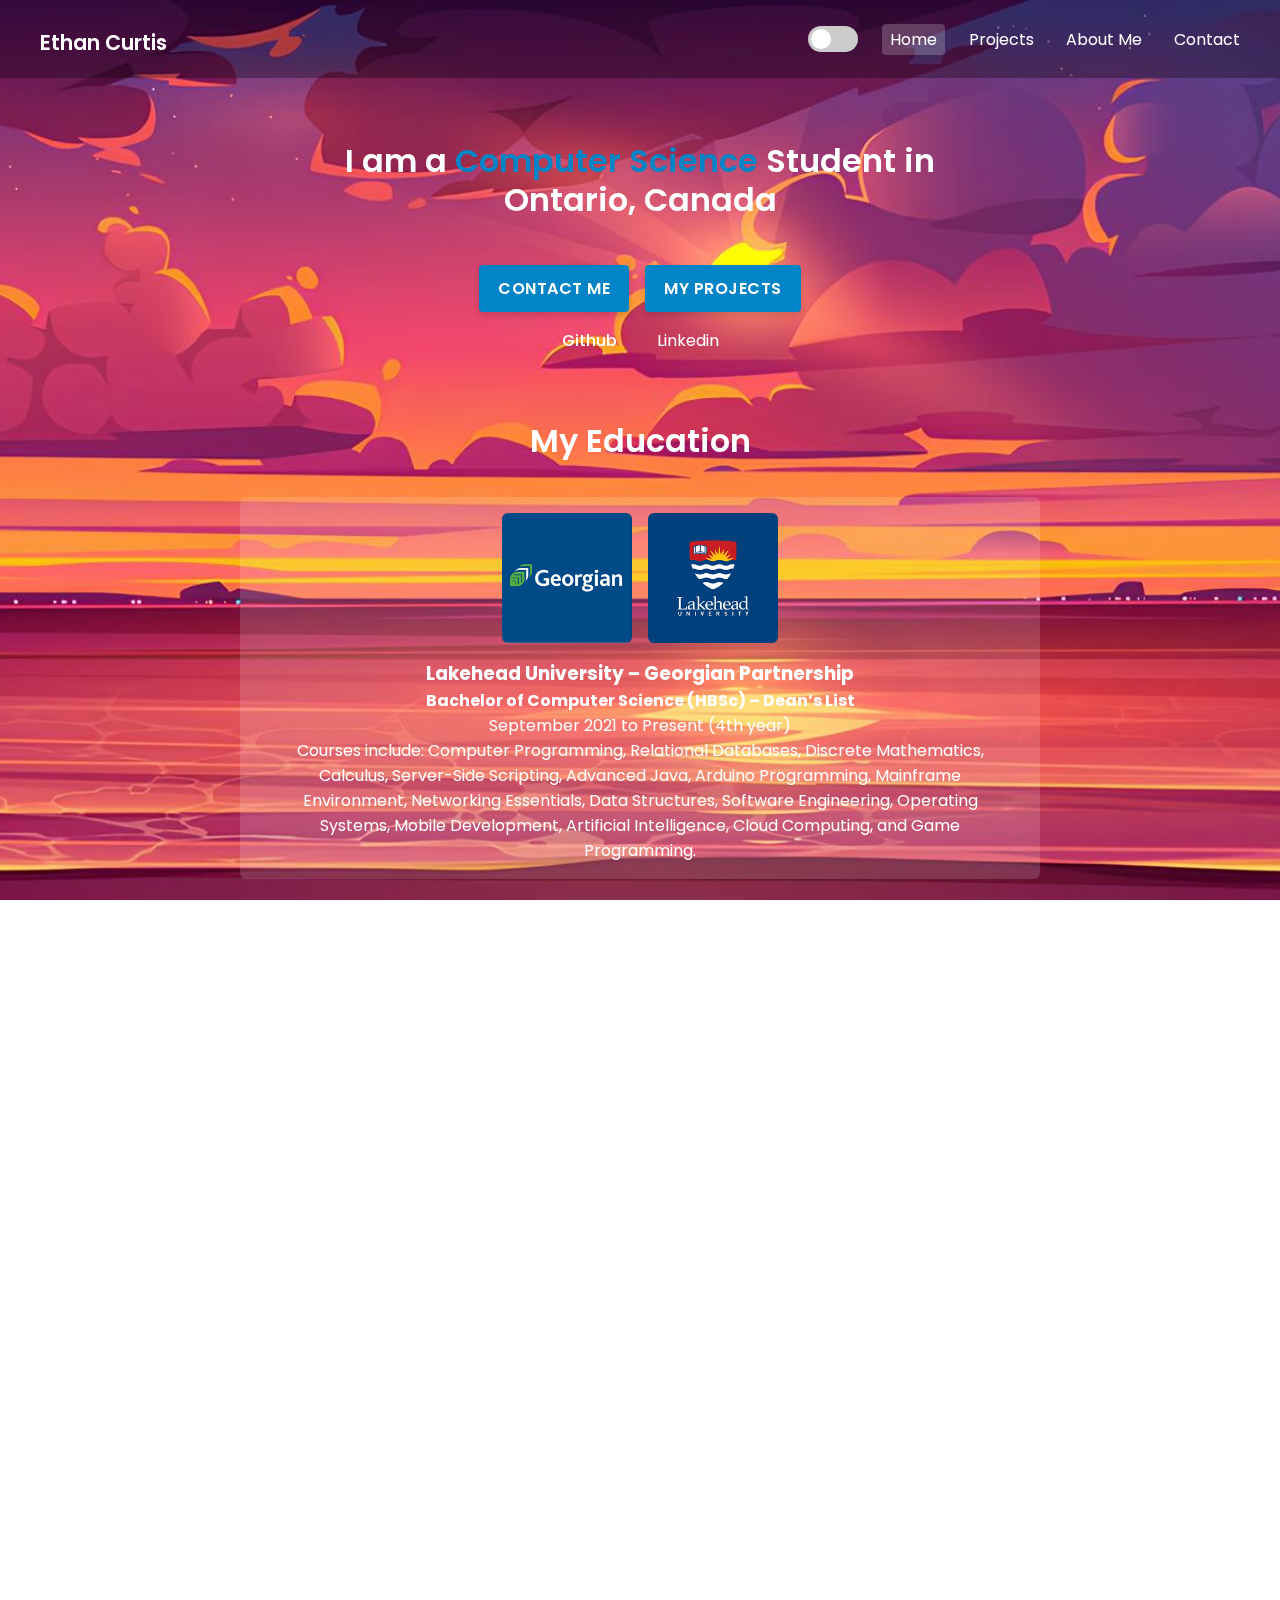
<file: index.html>
<!DOCTYPE html>
<html lang="en">
<head>
  <meta charset="UTF-8" />
  <meta name="viewport" content="width=device-width, initial-scale=1.0"/>
  <title>Ethan Curtis - Home</title>

  <!-- Google Fonts: Poppins -->
  <link
    href="https://fonts.googleapis.com/css2?family=Poppins:wght@400;600&display=swap"
    rel="stylesheet"
  />
  <link rel="stylesheet" href="css/style.css" />
</head>
<body>
  <!-- BACKGROUND LAYERS -->
  <!-- Each .bg-layer is position: absolute. We'll do negative translate for parallax. -->
  <div class="bg-layer sunrise-bg"></div>
  <div class="bg-layer sunset-bg"></div>

  <main class="content-wrapper">
    <!-- NAVBAR -->
    <nav class="navbar">
      <div class="brand">
        <a href="index.html" class="btn">Ethan Curtis</a>
      </div>
      <div class="nav-right">
        <!-- THEME TOGGLE SWITCH -->
        <label class="switch">
          <input type="checkbox" id="theme-toggle">
          <span class="slider round"></span>
        </label>
        <ul class="nav-links">
          <li><a href="index.html" class="active">Home</a></li>
          <li><a href="projects.html">Projects</a></li>
          <li><a href="aboutme.html">About Me</a></li>
          <li><a href="contact.html">Contact</a></li>
        </ul>
      </div>
    </nav>

    <!-- HERO SECTION -->
    <header class="hero">
      <div class="hero-content">
        <!-- No "I want to work for you" line -->
        <h1 class="hero-heading">
          I am a <span class="highlight">Computer Science</span> Student in Ontario, Canada
        </h1>
        <div class="hero-buttons">
          <a href="contact.html" class="btn">Contact Me</a>
          <a href="projects.html" class="btn">My Projects</a>
        </div>
        <div class="hero-text-links">
          <a
            href="https://github.com/UltraSpeedDemon"
            target="_blank"
            rel="noopener noreferrer"
          >
          <!-- <img
              src="images/githubImage.png"
              alt="GitHub Logo"
              class="github-logo"
            /> -->
            Github
          </a>
          <a
            href="https://www.linkedin.com/in/ethan-curtis-07004622b/"
            target="_blank"
            rel="noopener noreferrer"
          >
          <!-- <img
              src="images/linkedInLogo.png"
              alt="Linkedin Logo"
              class="linkedin-logo"
            /> -->
          </a>
          Linkedin
        </div>
      </div>
    </header>

    <!-- EDUCATION -->
    <section class="education">
      <h2>My Education</h2>
      <div class="edu-container">
        <!-- Lakehead & Georgian -->
        <div class="edu-item column-layout">
          <div class="edu-images row-center">
            <img src="images/georgian_logo.png" alt="Georgian College Logo" />
            <img src="images/lakehead_logo.png" alt="Lakehead University Logo" />
          </div>
          <div class="edu-details">
            <h3>Lakehead University – Georgian Partnership</h3>
            <p><strong>Bachelor of Computer Science (HBSc) – Dean’s List</strong></p>
            <p>September 2021 to Present (4th year)</p>
            <p>
              Courses include: Computer Programming, Relational Databases,
              Discrete Mathematics, Calculus, Server-Side Scripting, Advanced Java,
              Arduino Programming, Mainframe Environment, Networking Essentials,
              Data Structures, Software Engineering, Operating Systems,
              Mobile Development, Artificial Intelligence, Cloud Computing,
              and Game Programming.
            </p>
          </div>
        </div>

        <!-- St. Peter’s -->
        <div class="edu-item column-layout">
          <div class="edu-images single-image">
            <img src="images/stpeters.jpg" alt="St. Peter’s Catholic Secondary School Logo" />
          </div>
          <div class="edu-details">
            <h3>St. Peter’s Catholic Secondary School, Barrie ON</h3>
            <p><strong>Graduated — Honour Roll</strong></p>
            <p>September 2017 to June 2021</p>
            <p>
              Honour Roll Student, All Academic Student, graduated with an Ontario
              Scholar Award and a Scholarship.
            </p>
          </div>
        </div>
      </div>
    </section>

    <!-- RESUME SECTION -->
    <section class="resume-section">
      <div class="resume-card">
        <h2>View My Current Resume</h2>
        <!-- Extra spacing between text & the button -->
        <p style="margin-bottom:1rem;">
          Want more details about my experience and skills? Check out my updated resume.
        </p>
        <a href="resume/Resume.pdf" class="btn" target="_blank">Open Resume (PDF)</a>
      </div>
    </section>

    <!-- COURSES SECTION -->
    <section class="courses-section">
      <!-- CHANGED TITLE TO "Computer Courses I've Taken" -->
      <h2>Computer Courses I’ve Taken</h2>
      <div class="course-cards">
        <div class="course-card">Web Development</div>
        <div class="course-card">Computer Programming</div>
        <div class="course-card">Relational Database</div>
        <div class="course-card">Discrete Mathematics</div>
        <div class="course-card">Calculus</div>
        <div class="course-card">Server-Side Scripting</div>
        <div class="course-card">Advanced Java</div>
        <div class="course-card">Arduino Programming</div>
        <div class="course-card">Mainframe Environment</div>
        <div class="course-card">Networking Essentials</div>
        <div class="course-card">Data Structures</div>
        <div class="course-card">Software Engineering</div>
        <div class="course-card">Operating Systems</div>
        <div class="course-card">Mobile Development</div>
        <div class="course-card">Artificial Intelligence</div>
        <div class="course-card">Cloud Computing</div>
        <div class="course-card">Web Health Informatics</div>
        <div class="course-card">Cryptography & Network Security</div>
        <div class="course-card">Algorithms</div>
        <div class="course-card">Computer Networks & Distributes</div>
        <div class="course-card">Game Programming</div>
      </div>
    </section>
  </main>

  <!-- FOOTER -->
  <footer class="footer">
    <p>© 2025 Ethan Curtis</p>
  </footer>

  <!-- THEME & PARALLAX SCRIPT -->
  <script>
    const bodyEl = document.body;
    const toggleCheckbox = document.getElementById("theme-toggle");
    
    // Check saved mode
    const savedMode = localStorage.getItem("themeMode");
    if (savedMode === "sunset") {
      bodyEl.classList.add("sunset-mode");
      toggleCheckbox.checked = true;
    } else {
      bodyEl.classList.remove("sunset-mode");
      toggleCheckbox.checked = false;
    }

    // Toggle theme
    toggleCheckbox.addEventListener("change", () => {
      if (toggleCheckbox.checked) {
        bodyEl.classList.add("sunset-mode");
        localStorage.setItem("themeMode", "sunset");
      } else {
        bodyEl.classList.remove("sunset-mode");
        localStorage.setItem("themeMode", "sunrise");
      }
    });

    // PARALLAX: background moves upward
    const sunriseBg = document.querySelector(".sunrise-bg");
    const sunsetBg = document.querySelector(".sunset-bg");
    window.addEventListener("scroll", () => {
      const offset = window.pageYOffset;
      const factor = 0.2; // adjust for more or less movement
      // Negative translate => background moves up while scrolling down
      sunriseBg.style.transform = `translateY(-${offset * factor}px)`;
      sunsetBg.style.transform = `translateY(-${offset * factor}px)`;
    });
  </script>
</body>
</html>
</file>
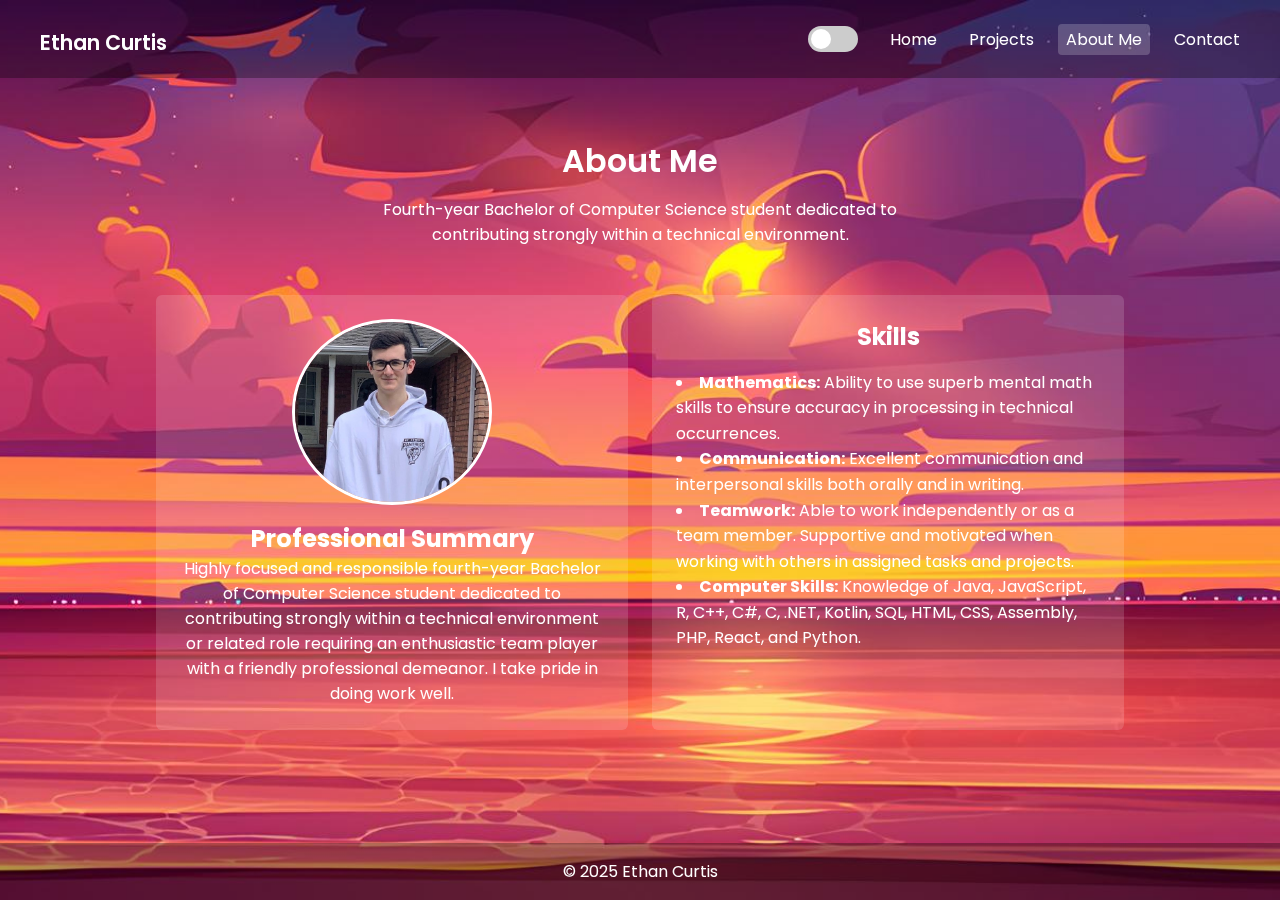
<file: aboutme.html>
<!DOCTYPE html>
<html lang="en">
<head>
  <meta charset="UTF-8"/>
  <meta name="viewport" content="width=device-width, initial-scale=1.0"/>
  <title>Ethan Curtis - About Me</title>

  <!-- Google Fonts: Poppins -->
  <link
    href="https://fonts.googleapis.com/css2?family=Poppins:wght@400;600&display=swap"
    rel="stylesheet"
  />
  <link rel="stylesheet" href="css/style.css"/>
</head>
<body>
  <!-- BG LAYERS -->
  <div class="bg-layer sunrise-bg"></div>
  <div class="bg-layer sunset-bg"></div>

  <main class="content-wrapper">
    <!-- NAVBAR -->
    <nav class="navbar">
      <div class="brand">
        <a href="index.html" class="btn">Ethan Curtis</a>
      </div>
      <div class="nav-right">
        <label class="switch">
          <input type="checkbox" id="theme-toggle">
          <span class="slider round"></span>
        </label>
        <ul class="nav-links">
          <li><a href="index.html">Home</a></li>
          <li><a href="projects.html">Projects</a></li>
          <li><a href="aboutme.html" class="active">About Me</a></li>
          <li><a href="contact.html">Contact</a></li>
        </ul>
      </div>
    </nav>

    <!-- ABOUT HERO -->
    <section class="hero about-hero">
      <div class="hero-content">
        <h1>About Me</h1>
        <p>
          Fourth-year Bachelor of Computer Science student dedicated to 
          contributing strongly within a technical environment.
        </p>
      </div>
    </section>

    <!-- ABOUT CARDS -->
    <section class="about-cards">
      <!-- HEADSHOT + SUMMARY CARD -->
      <div class="about-card">
        <img
          src="images/EthanCurtis.jpg"
          alt="Ethan Curtis Headshot"
          class="headshot"
        />
        <div class="card-content">
          <h2>Professional Summary</h2>
          <p>
            Highly focused and responsible fourth-year Bachelor of Computer Science student
            dedicated to contributing strongly within a technical environment or related role
            requiring an enthusiastic team player with a friendly professional demeanor.
            I take pride in doing work well.
          </p>
        </div>
      </div>

      <!-- SKILLS CARD -->
      <div class="about-card">
        <h2>Skills</h2>
        <ul class="skills-list">
          <li>
            <strong>Mathematics:</strong> 
            Ability to use superb mental math skills to ensure accuracy in 
            processing in technical occurrences.
          </li>
          <li>
            <strong>Communication:</strong> 
            Excellent communication and interpersonal skills both orally and in writing.
          </li>
          <li>
            <strong>Teamwork:</strong> 
            Able to work independently or as a team member. Supportive and motivated 
            when working with others in assigned tasks and projects.
          </li>
          <li>
            <strong>Computer Skills:</strong> 
            Knowledge of Java, JavaScript, R, C++, C#, C, .NET, Kotlin, SQL, HTML, CSS, 
            Assembly, PHP, React, and Python.
          </li>
        </ul>
      </div>
    </section>
  </main>

  <!-- FOOTER -->
  <footer class="footer">
    <p>© 2025 Ethan Curtis</p>
  </footer>

  <!-- THEME & PARALLAX + localStorage Script -->
  <script>
    const bodyEl = document.body;
    const toggleCheckbox = document.getElementById("theme-toggle");

    // On load, check localStorage for saved mode
    const savedMode = localStorage.getItem("themeMode");
    if (savedMode === "sunset") {
      bodyEl.classList.add("sunset-mode");
      toggleCheckbox.checked = true;
    } else {
      bodyEl.classList.remove("sunset-mode");
      toggleCheckbox.checked = false;
    }

    // When user toggles, update body class & localStorage
    toggleCheckbox.addEventListener("change", () => {
      if (toggleCheckbox.checked) {
        bodyEl.classList.add("sunset-mode");
        localStorage.setItem("themeMode", "sunset");
      } else {
        bodyEl.classList.remove("sunset-mode");
        localStorage.setItem("themeMode", "sunrise");
      }
    });

    // Gentle parallax
    const sunriseBg = document.querySelector(".sunrise-bg");
    const sunsetBg = document.querySelector(".sunset-bg");
    window.addEventListener("scroll", () => {
      const offset = window.pageYOffset;
      sunriseBg.style.backgroundPositionY = -(offset * 0.15) + "px";
      sunsetBg.style.backgroundPositionY = -(offset * 0.15) + "px";
    });
  </script>
</body>
</html>
</file>
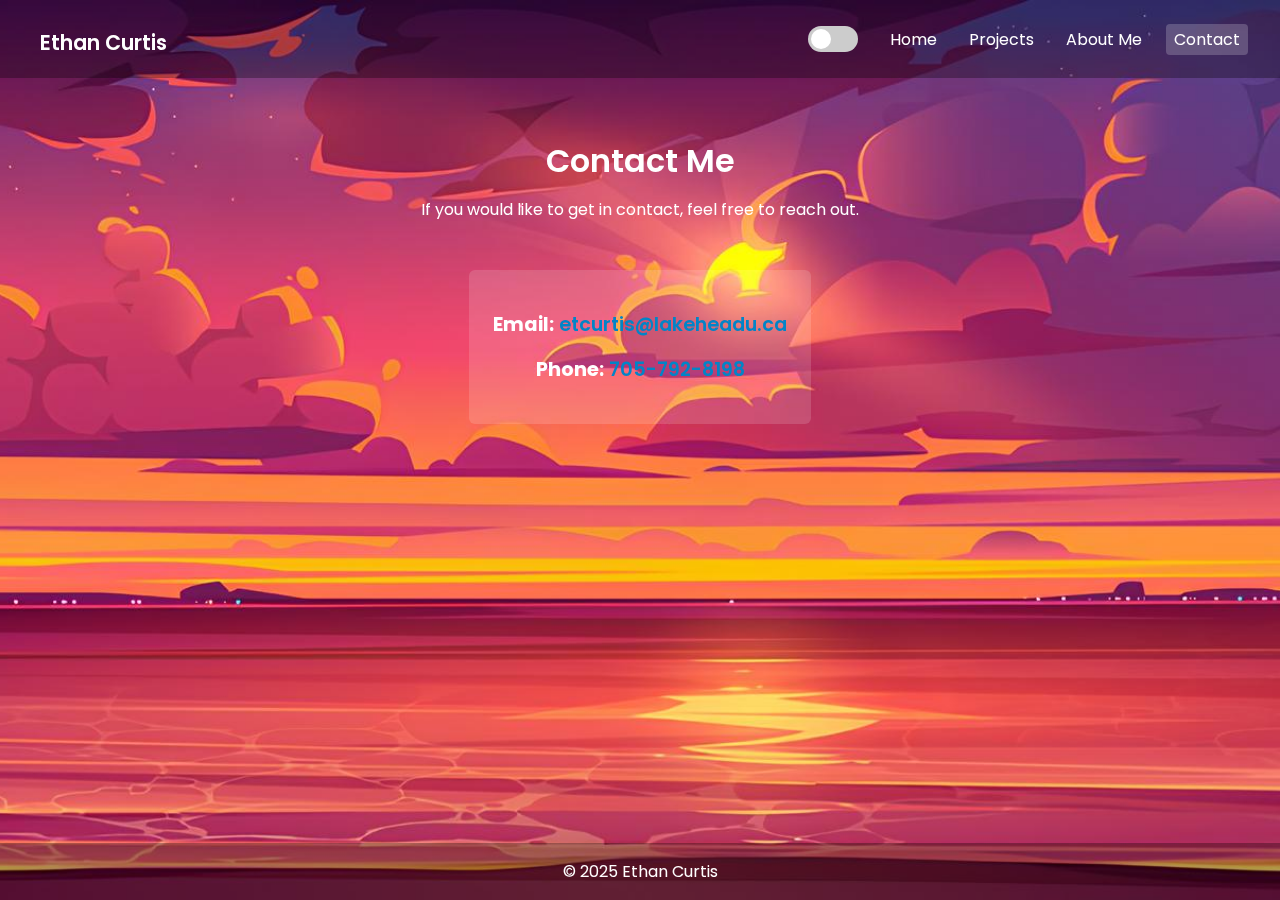
<file: contact.html>
<!DOCTYPE html>
<html lang="en">
<head>
  <meta charset="UTF-8"/>
  <meta name="viewport" content="width=device-width, initial-scale=1.0"/>
  <title>Ethan Curtis - Contact</title>

  <!-- Google Fonts: Poppins -->
  <link
    href="https://fonts.googleapis.com/css2?family=Poppins:wght@400;600&display=swap"
    rel="stylesheet"
  />
  <link rel="stylesheet" href="css/style.css"/>
</head>
<body>
  <!-- BG LAYERS -->
  <div class="bg-layer sunrise-bg"></div>
  <div class="bg-layer sunset-bg"></div>

  <main class="content-wrapper">
    <!-- NAVBAR -->
    <nav class="navbar">
      <div class="brand">
        <a href="index.html" class="btn">Ethan Curtis</a>
      </div>
      <div class="nav-right">
        <label class="switch">
          <input type="checkbox" id="theme-toggle">
          <span class="slider round"></span>
        </label>
        <ul class="nav-links">
          <li><a href="index.html">Home</a></li>
          <li><a href="projects.html">Projects</a></li>
          <li><a href="aboutme.html">About Me</a></li>
          <li><a href="contact.html" class="active">Contact</a></li>
        </ul>
      </div>
    </nav>

    <!-- CONTACT HERO -->
    <section class="contact-hero">
      <h1>Contact Me</h1>
      <p>If you would like to get in contact, feel free to reach out.</p>
    </section>

    <!-- CONTACT CARD -->
    <section class="contact-card">
      <p>
        <strong>Email:</strong>
        <span class="contact-link">
          <a href="mailto:etcurtis@lakeheadu.ca">etcurtis@lakeheadu.ca</a>
        </span>
      </p>
      <p>
        <strong>Phone:</strong>
        <span class="contact-link">
          <a href="tel:+17057928198">705-792-8198</a>
        </span>
      </p>
    </section>
  </main>

  <!-- FOOTER -->
  <footer class="footer">
    <p>© 2025 Ethan Curtis</p>
  </footer>

  <!-- THEME & PARALLAX + localStorage Script -->
  <script>
    const bodyEl = document.body;
    const toggleCheckbox = document.getElementById("theme-toggle");

    // On load, check localStorage for saved mode
    const savedMode = localStorage.getItem("themeMode");
    if (savedMode === "sunset") {
      bodyEl.classList.add("sunset-mode");
      toggleCheckbox.checked = true;
    } else {
      bodyEl.classList.remove("sunset-mode");
      toggleCheckbox.checked = false;
    }

    // When user toggles, update body class & localStorage
    toggleCheckbox.addEventListener("change", () => {
      if (toggleCheckbox.checked) {
        bodyEl.classList.add("sunset-mode");
        localStorage.setItem("themeMode", "sunset");
      } else {
        bodyEl.classList.remove("sunset-mode");
        localStorage.setItem("themeMode", "sunrise");
      }
    });

    // Gentle parallax
    const sunriseBg = document.querySelector(".sunrise-bg");
    const sunsetBg = document.querySelector(".sunset-bg");
    window.addEventListener("scroll", () => {
      const offset = window.pageYOffset;
      sunriseBg.style.backgroundPositionY = -(offset * 0.15) + "px";
      sunsetBg.style.backgroundPositionY = -(offset * 0.15) + "px";
    });
  </script>
</body>
</html>
</file>
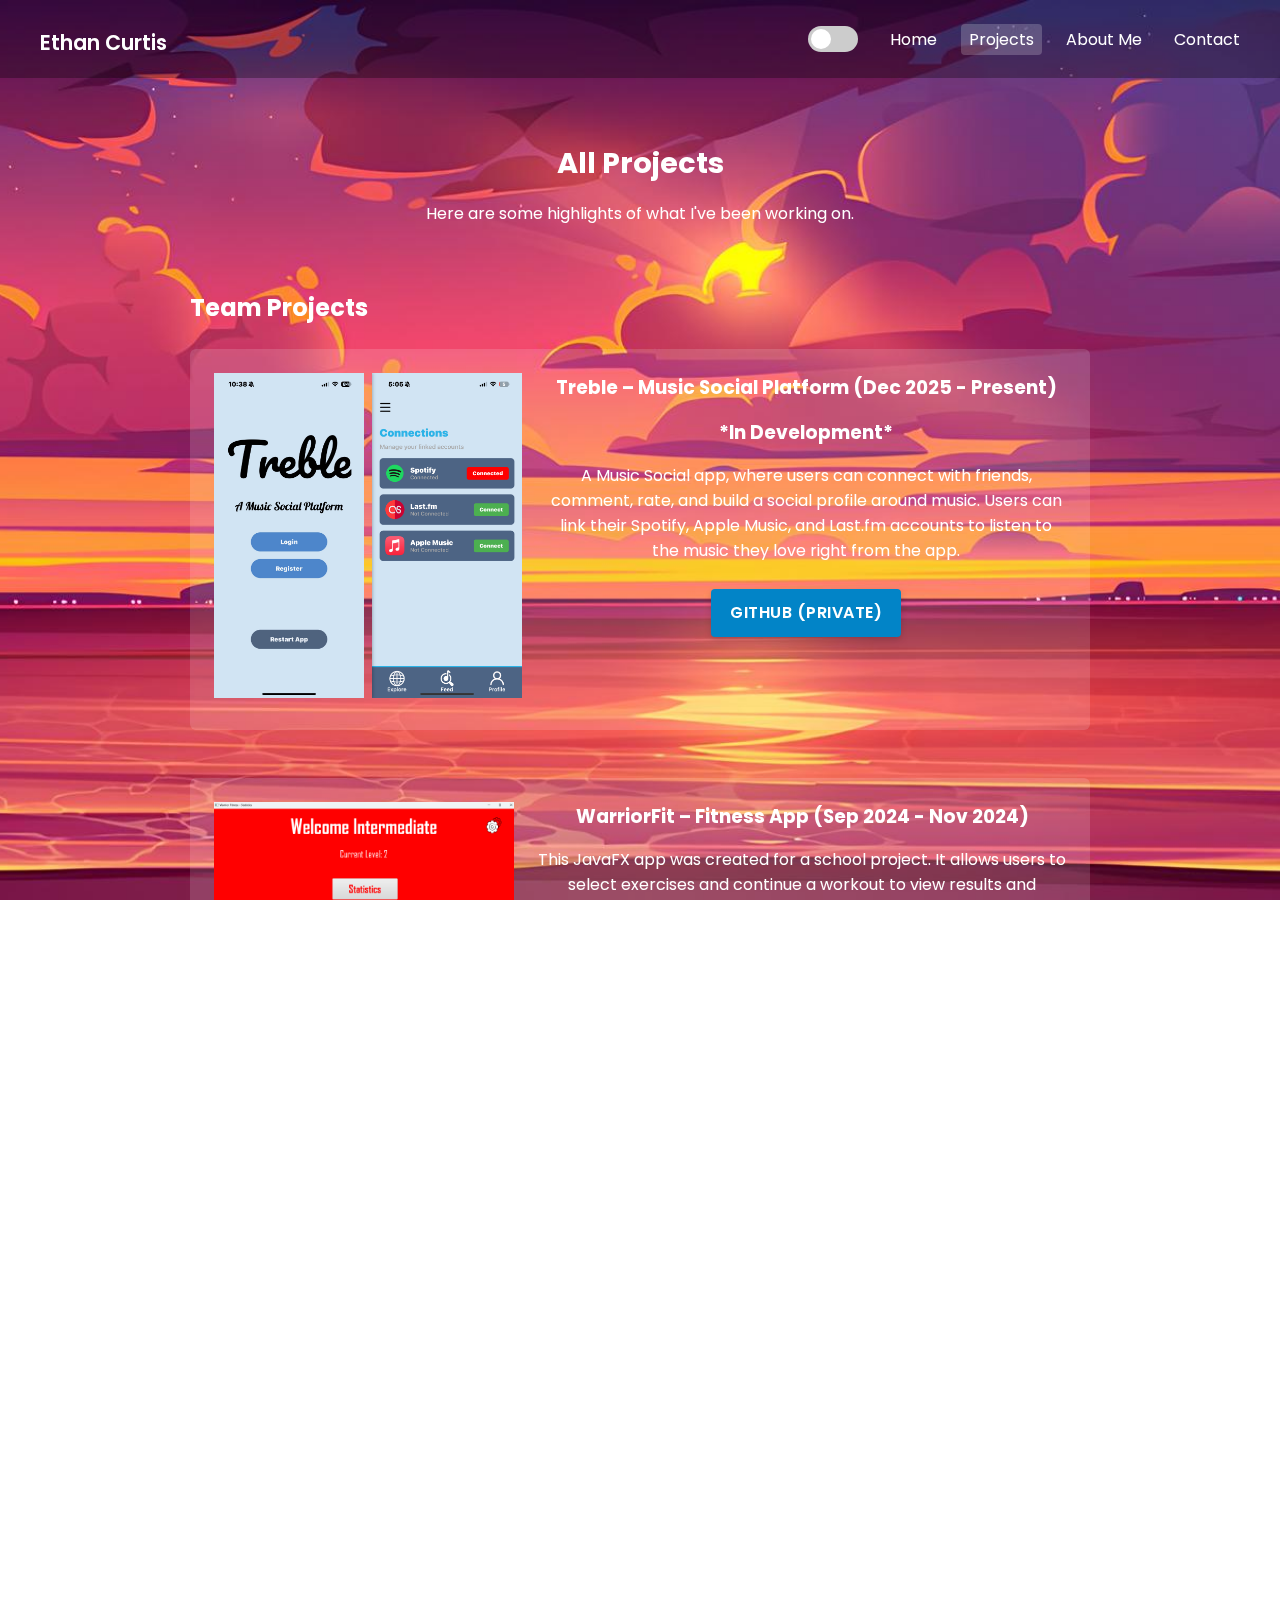
<file: projects.html>
<!DOCTYPE html>
<html lang="en">
<head>
  <meta charset="UTF-8"/>
  <meta name="viewport" content="width=device-width, initial-scale=1.0"/>
  <title>Ethan Curtis - Projects</title>

  <!-- Google Fonts: Poppins -->
  <link
    href="https://fonts.googleapis.com/css2?family=Poppins:wght@400;600&display=swap"
    rel="stylesheet"
  />
  <link rel="stylesheet" href="css/style.css"/>
</head>
<body>
  <!-- BG LAYERS -->
  <div class="bg-layer sunrise-bg"></div>
  <div class="bg-layer sunset-bg"></div>

  <main class="content-wrapper">
    <!-- NAVBAR -->
    <nav class="navbar">
      <div class="brand">
        <a href="index.html" class="btn">Ethan Curtis</a>
      </div>
      <div class="nav-right">
        <label class="switch">
          <input type="checkbox" id="theme-toggle">
          <span class="slider round"></span>
        </label>
        <ul class="nav-links">
          <li><a href="index.html">Home</a></li>
          <li><a href="projects.html" class="active">Projects</a></li>
          <li><a href="aboutme.html">About Me</a></li>
          <li><a href="contact.html">Contact</a></li>
        </ul>
      </div>
    </nav>

    <!-- HERO SECTION -->
    <section class="projects-hero">
      <h1>All Projects</h1>
      <p>Here are some highlights of what I've been working on.</p>
    </section>

    <!-- TEAM PROJECTS -->
    <section class="projects-section">
      <h2>Team Projects</h2>

      <!-- Treble: smaller images, side by side on the left, text on the right -->
      <div class="project-card">
        <div class="project-image-col side-by-side smaller">
          <img 
            src="images/trebleTitle.png" 
            alt="Treble Title Screen" 
          />
          <img 
            src="images/trebleDemo.png" 
            alt="Treble Demo" 
          />
        </div>
        <div class="project-text-col">
          <h3 class="project-title">Treble – Music Social Platform (Dec 2025 - Present)</h3>
          <h3 class="project-title">*In Development*</h3>
          <p>
            A Music Social app, where users can connect with friends, comment, rate, 
            and build a social profile around music. Users can link their Spotify, 
            Apple Music, and Last.fm accounts to listen to the music they love 
            right from the app.
          </p>
          <a href="https://github.com/TeamBass/Treble" class="btn" target="_blank">GitHub (Private)</a>
        </div>
      </div>

      <!-- WarriorFit: bigger image, side by side on the left, text on the right -->
      <div class="project-card">
        <div class="project-image-col side-by-side warriorfit">
          <img 
            src="images/warriorFitDemo.png" 
            alt="WarriorFit Demo" 
          />
        </div>
        <div class="project-text-col">
          <h3 class="project-title">WarriorFit – Fitness App (Sep 2024 - Nov 2024)</h3>
          <p>
            This JavaFX app was created for a school project. It allows users to 
            select exercises and continue a workout to view results and progress, 
            along with gaining XP points and levels.
          </p>
          <a href="https://github.com/cronix1000/WarriorFit" class="btn" target="_blank">GitHub</a>
        </div>
      </div>
    </section>

    <!-- MY PROJECTS -->
    <section class="projects-section">
      <h2>Solo Projects</h2>

      <!-- Sports Tracker: small logo inline with the title text, plus the main screenshot on left -->
      <div class="project-card">
        <div class="project-image-col side-by-side smaller">
          <img
            src="images/sportsTrackerProject.png"
            alt="Sports Tracker App Demo"
          />
        </div>
        <div class="project-text-col">
          <h3 class="project-title">
            <img
              src="images/sportsTrackerLogo.jpg"
              alt="Sports Tracker Logo"
              class="tiny-inline-logo"
            />
            Sports Tracker (Dec 2022 - Apr 2022)
          </h3>
          <p>
            A sports tracker mobile app made using Kotlin. This app lets users 
            choose their favorite or current sport, then input basic statistics 
            to see in-depth results. It also includes a tournament bracket feature 
            for friendly competition.
          </p>
          <a href="https://github.com/UltraSpeedDemon/SportsTracker" class="btn" target="_blank">GitHub</a>
        </div>
      </div>
    </section>
  </main>

  <!-- FOOTER -->
  <footer class="footer">
    <p>© 2025 Ethan Curtis</p>
  </footer>

  <!-- THEME & PARALLAX + localStorage Script -->
  <script>
    const bodyEl = document.body;
    const toggleCheckbox = document.getElementById("theme-toggle");

    // On load, check localStorage for saved mode
    const savedMode = localStorage.getItem("themeMode");
    if (savedMode === "sunset") {
      bodyEl.classList.add("sunset-mode");
      toggleCheckbox.checked = true;
    } else {
      bodyEl.classList.remove("sunset-mode");
      toggleCheckbox.checked = false;
    }

    // When user toggles, update body class & localStorage
    toggleCheckbox.addEventListener("change", () => {
      if (toggleCheckbox.checked) {
        bodyEl.classList.add("sunset-mode");
        localStorage.setItem("themeMode", "sunset");
      } else {
        bodyEl.classList.remove("sunset-mode");
        localStorage.setItem("themeMode", "sunrise");
      }
    });

    // Gentle parallax
    const sunriseBg = document.querySelector(".sunrise-bg");
    const sunsetBg = document.querySelector(".sunset-bg");
    window.addEventListener("scroll", () => {
      const offset = window.pageYOffset;
      sunriseBg.style.backgroundPositionY = -(offset * 0.15) + "px";
      sunsetBg.style.backgroundPositionY = -(offset * 0.15) + "px";
    });
  </script>
</body>
</html>
</file>
<file: css/style.css>
/* =========================
   GLOBAL RESET & LAYOUT
   ========================= */
   * {
    margin: 0;
    padding: 0;
    box-sizing: border-box;
  }
  
  /* Sunrise = Blue, Sunset = Red */
  :root {
    --color-sunrise: #0284c7;
    --color-sunset: #e11d48;
  }
  
  html, body {
    height: 100%;
    font-family: 'Poppins', sans-serif;
    color: #fff;
    overflow-x: hidden;
    display: flex;
    flex-direction: column;
  }
  
  .content-wrapper {
    flex: 1;
    display: flex;
    flex-direction: column;
  }
  
  .footer {
    margin-top: auto; 
    text-align: center;
    padding: 1rem;
    background-color: rgba(0,0,0,0.3);
  }
  
  /* =========================
     BACKGROUND LAYERS
     ========================= */
  .bg-layer {
    position: fixed;
    top: 0; 
    left: 0;
    width: 100%;
    height: 100%;
    background-position: center;
    background-size: cover;
    background-repeat: no-repeat;
    z-index: -1;
    opacity: 0;
    transition: opacity 1.5s ease;
  }
  .sunrise-bg {
    background-image: url('../images/sunrise.jpg');
    opacity: 1;
  }
  .sunset-bg {
    background-image: url('../images/sunset.jpg');
  }
  body.sunset-mode .sunrise-bg {
    opacity: 0;
  }
  body.sunset-mode .sunset-bg {
    opacity: 1;
  }
  
  /* =========================
     NAVBAR
     ========================= */
  .navbar {
    display: flex;
    justify-content: space-between;
    align-items: center;
    padding: 1rem 2rem;
    background-color: rgba(0,0,0,0.3);
  
    /* Space below navbar so content isn't too close */
    margin-bottom: 2rem;
  }
  
  .brand {
    font-size: 1.3rem;
    font-weight: 600;
  }
  
  /* Make brand link transparent */
  .brand .btn {
    background-color: transparent !important;
    box-shadow: none !important;
    text-transform: none !important;
    letter-spacing: normal !important;
    padding: 0.25rem 0.5rem;
  }
  
  .nav-right {
    display: flex;
    align-items: center;
    gap: 1.5rem;
  }
  .nav-links {
    list-style: none;
    display: flex;
    gap: 1rem;
  }
  .nav-links li a {
    color: #fff;
    text-decoration: none;
    padding: 0.25rem 0.5rem;
    border-radius: 4px;
    font-weight: 400;
    transition: background-color 0.3s;
  }
  .nav-links li a:hover,
  .nav-links li a.active {
    background-color: rgba(255,255,255,0.2);
  }
  
  /* =========================
     TOGGLE SWITCH
     ========================= */
  .switch {
    position: relative;
    display: inline-block;
    width: 50px;
    height: 26px;
  }
  .switch input {
    opacity: 0;
    width: 0; 
    height: 0;
  }
  .slider {
    position: absolute;
    top: 0; 
    left: 0; 
    right: 0; 
    bottom: 0;
    background-color: #ccc;
    transition: 0.4s;
    border-radius: 34px;
  }
  .slider:before {
    position: absolute;
    content: "";
    height: 20px; 
    width: 20px;
    left: 3px; 
    bottom: 3px;
    background-color: #fff;
    transition: 0.4s;
    border-radius: 50%;
  }
  .switch input:checked + .slider {
    background-color: var(--color-sunset);
  }
  .switch input:checked + .slider:before {
    transform: translateX(24px);
  }
  .slider.round {
    border-radius: 34px;
  }
  
  /* =========================
     HERO SECTIONS
     ========================= */
  .hero {
    display: flex;
    align-items: center;
    justify-content: center;
    text-align: center;
    padding: 2rem 1rem;
  }
  .hero-content {
    max-width: 600px;
  }
  .hero-content h1 {
    font-size: 2rem;
    margin-bottom: 1rem;
    font-weight: 600;
    line-height: 1.2;
  }
  
  .highlight {
    color: var(--color-sunrise);
    font-weight: 600;
  }
  body.sunset-mode .highlight {
    color: var(--color-sunset);
  }
  
  .hero-buttons {
    display: flex;
    gap: 1rem;
    justify-content: center;
    margin: 1rem 0;
  }
  .hero-text-links {
    display: flex;
    gap: 20px;
    margin-top: 1rem;
    justify-content: center;
  }
  .hero-text-links a {
    color: #fff;
    text-decoration: none;
    font-weight: 500;
    justify-content: center;
    transition: opacity 0.3s;
  }
  .hero-text-links a:hover {
    opacity: 0.7;
  }
  
  /* =========================
     BUTTONS
     ========================= */
  .btn {
    display: inline-block;
    background-color: var(--color-sunrise);
    color: #fff;
    padding: 0.7rem 1.2rem;
    border-radius: 4px;
    text-decoration: none;
    font-weight: 600;
    letter-spacing: 0.5px;
    text-transform: uppercase;
    transition: background 0.3s, box-shadow 0.3s;
    box-shadow: 0 3px 6px rgba(0,0,0,0.15);
    margin-top: 5%;
  }
  .btn:hover {
    background-color: #0369a1;
    box-shadow: 0 5px 8px rgba(0,0,0,0.2);
  }
  body.sunset-mode .btn {
    background-color: var(--color-sunset);
  }
  body.sunset-mode .btn:hover {
    background-color: #be123c;
  }
  
  /* =========================
     EDUCATION
     ========================= */
  .education {
    padding: 2rem 1rem;
  }
  .education h2 {
    text-align: center;
    font-size: 2rem;
    margin-bottom: 2rem;
    font-weight: 600;
  }
  .edu-container {
    display: flex;
    flex-wrap: wrap;
    gap: 1.5rem;
    justify-content: center;
  }
  .edu-item {
    display: flex;
    background-color: rgba(255,255,255,0.15);
    border-radius: 6px;
    overflow: hidden;
    max-width: 800px;
    width: 100%;
    padding: 1rem;
  }
  .edu-item.column-layout {
    flex-direction: column;
    align-items: center;
    text-align: center;
  }
  .row-center {
    display: flex;
    flex-direction: row;
    justify-content: center;
    align-items: center;
    gap: 1rem;
    margin-bottom: 1rem;
  }
  .edu-images img {
    width: 130px;
    border-radius: 6px;
    background-color: #fff;
  }
  .edu-images.single-image img {
    width: 150px; 
  }
  .edu-details {
    max-width: 700px;
  }
  
  /* =========================
     ABOUT PAGE
     ========================= */
  .about-cards {
    display: flex;
    flex-wrap: wrap;
    gap: 1.5rem;
    justify-content: center;
    max-width: 1000px;
    margin: 1rem auto;
    padding: 0 1rem;
  }
  .about-card {
    background-color: rgba(255,255,255,0.15);
    border-radius: 6px;
    padding: 1.5rem;
    flex: 1 1 300px;
    display: flex;
    flex-direction: column;
    align-items: center;
    gap: 1rem;
  }
  .headshot {
    width: 200px;
    border-radius: 50%;
    object-fit: cover;
    border: 3px solid #fff;
  }
  .card-content {
    text-align: center;
    max-width: 600px;
  }
  .skills-list {
    list-style: disc inside;
    line-height: 1.6;
  }
  
  /* =========================
     PROJECTS
     ========================= */
  .projects-hero {
    text-align: center;
    padding: 2rem 1rem;
  }
  
  .projects-hero h1 {
    font-size: 1.8rem;
    margin-bottom: 1rem;
  }
  /* 
    Container for the 'Team Projects' / 'My Projects' groups
  */
  .projects-section {
    max-width: 1200px;
    margin: 0 auto;
    padding: 2rem 1rem;
  }
  .projects-section h2 {
    margin-bottom: 1.5rem; /* space below heading */
  }
  
  /* 
    If you still use .project-row for certain layouts:
    images on the left, text on the right
  */
  .project-row {
    display: flex;
    align-items: flex-start; /* top align */
    gap: 2rem;
    margin-bottom: 2rem;
  }
  
  /* Column for images, stacked vertically in .project-row */
  .project-image-col img {
    width: 200px; /* smaller images */
    max-width: 100%;
    margin-bottom: 0.5rem; /* small gap between images */
  }
  
  .project-text-col {
    flex: 1;
    text-align: center;
  }
  
  /* 
    NEW: Each project as a "card" with background, 
    border-radius, padding, etc.
  */
  .project-card {
    background-color: rgba(255,255,255,0.15);
    border-radius: 6px;
    padding: 1.5rem;
    display: flex;
    gap: 1.5rem;
    margin-bottom: 2rem; /* space between cards */
  }
  
  /* For a normal card with left image(s) & right text */
  .project-image-col {
    display: flex;
    flex-direction: column;
    gap: 0.5rem;
  }
  
  /* Smaller images (e.g. Treble, etc.) */
  .project-image-col.smaller img {
    width: 150px; 
  }
  
  /* Bigger image (e.g. WarriorFit) */
  .project-image-col.warriorfit img {
    width: 300px; 
  }
  
  /* The text column in .project-card */
  .project-text-col {
    flex: 1;
  }
  
  /* 
    Single-column card (e.g. Sports Tracker) 
    that stacks logo / text / second image
  */
  .project-card.single-col {
    flex-direction: column;
    align-items: center;
    text-align: center;
  }
  
  /* Optional sizing for Sports Tracker images */
  .logo-img {
    width: 250px; 
    margin-bottom: 1rem;
  }
  .demo-img {
    width: 20px; 
    margin-top: 1rem;
  }
  
  /* =========================
     CONTACT
     ========================= */
  .contact-hero {
    text-align: center;
    margin-top: 2rem;
  }
  .contact-hero h1 {
    font-size: 2rem;
    margin-bottom: 1rem;
    font-weight: 600;
    line-height: 1.2;
  }
  .contact-card {
    background-color: rgba(255,255,255,0.15);
    border-radius: 6px;
    max-width: 600px;
    margin: 2rem auto;
    padding: 1.5rem;
    text-align: center;
  }
  .contact-card h2 {
    margin-bottom: 1rem;
    font-weight: 600;
    font-size: 1.5rem;
  }
  .contact-card p {
    margin: 0.5rem 0;
    font-size: 1rem;
  }
  .contact-link a {
    color: var(--color-sunrise);
    text-decoration: none;
    font-weight: 500;
  }
  .contact-link a:hover {
    text-decoration: underline;
  }
  body.sunset-mode .contact-link a {
    color: var(--color-sunset);
  }
  
  /* =========================
     MEDIA QUERIES
     ========================= */
  @media (max-width: 768px) {
    .navbar {
      flex-direction: column;
      gap: 1rem;
    }
    .nav-right {
      flex-direction: row-reverse;
      justify-content: space-between;
      width: 100%;
    }
  
    .hero-text-links {
      flex-direction: column;
    }
  
    .edu-item {
      text-align: center;
    }
    .row-center {
      flex-direction: column;
    }
  
    /* If you're using .project-row, stack images & text on mobile */
    .project-row {
      flex-direction: column;
      text-align: center;
      align-items: center;
    }
    .project-image-col img {
      margin-bottom: 1rem;
    }
    .project-text-col {
      margin-top: 1rem;
    }
  
    /* If you're using .project-card, also stack on mobile */
    .project-card {
      flex-direction: column;
      align-items: center;
      text-align: center;
    }
    .project-text-col {
      margin-top: 1rem;
    }
  }
  
  
  /* =========================
     RESUME SECTION
     ========================= */
  .resume-section {
    padding: 2rem 1rem;
    text-align: center;
  }
  .resume-card {
    background-color: rgba(255,255,255,0.15);
    border-radius: 6px;
    max-width: 600px;
    margin: 0 auto;
    padding: 1.5rem;
    text-align: center;
    margin-bottom: 2rem;
  }
  .resume-card h2 {
    margin-bottom: 1rem;
  }
  
  /* =========================
     COURSES SECTION
     ========================= */
  .courses-section {
    padding: 2rem 1rem;
    text-align: center;
  }
  .courses-section h2 {
    margin-bottom: 1.5rem;
  }
  .course-cards {
    display: flex;
    flex-wrap: wrap;
    gap: 1rem;
    justify-content: center;
    max-width: 1200px;
    margin: 0 auto;
  }
  .course-card {
    background-color: rgba(255,255,255,0.15);
    border-radius: 6px;
    padding: 1rem;
    width: calc(33.333% - 1rem);
    text-align: center;
    font-weight: 500;
  }
  .course-card:hover {
    background-color: rgba(255,255,255,0.25);
  }
  @media (max-width: 768px) {
    .course-card {
      width: calc(50% - 1rem);
    }
  }
  @media (max-width: 500px) {
    .course-card {
      width: 100%;
    }
  }
  
  /* =========================
     ABOUT PAGE
     ========================= */
  .about-cards {
    display: flex;
    flex-wrap: wrap;
    gap: 1.5rem;
    justify-content: center;
    max-width: 1000px;
    margin: 1rem auto;
    padding: 0 1rem;
  }
  .about-card {
    background-color: rgba(255,255,255,0.15);
    border-radius: 6px;
    padding: 1.5rem;
    flex: 1 1 300px;
    display: flex;
    flex-direction: column;
    align-items: center;
    gap: 1rem;
  }
  .headshot {
    width: 200px;
    border-radius: 50%;
    object-fit: cover;
    border: 3px solid #fff;
  }
  .card-content {
    text-align: center;
    max-width: 600px;
  }
  .skills-list {
    list-style: disc inside;
    line-height: 1.6;
  }
  
  /* =========================
     PROJECTS PAGE
     ========================= */
  .projects-hero {
    text-align: center;
    padding: 2rem 1rem;
  }
  .projects-section {
    max-width: 1200px;
    margin: 0 auto;
    padding: 2rem 1rem;
  }
  .projects-section h2 {
    margin-bottom: 1.5rem;
  }
  .project-card {
    background-color: rgba(255,255,255,0.15);
    border-radius: 6px;
    padding: 1.5rem;
    display: flex;
    gap: 1.5rem;
    margin-bottom: 3rem; 
    max-width: 900px; 
    margin-left: auto;
    margin-right: auto;
  }
  .side-by-side {
    display: flex;
    flex-direction: row;
    gap: 1rem;
  }
  .project-image-col {
    display: flex;
    flex-direction: row;
    gap: 0.5rem;
  }
  .project-text-col {
    flex: 1;
  }
  .project-title {
    margin-bottom: 1rem;
  }
  .project-image-col.smaller img {
    width: 150px;
  }
  .project-image-col.warriorfit img {
    width: 300px;
  }
  .tiny-inline-logo {
    width: 40px; 
    height: 40px;
    object-fit: cover;
    vertical-align: middle;
    margin-right: 0.5rem;
  }
  
  /* =========================
     CONTACT
     ========================= */
  .contact-hero {
    text-align: center;
    margin-top: 2rem;
  }
  .contact-hero h1 {
    font-size: 2rem;
    margin-bottom: 1rem;
    font-weight: 600;
    line-height: 1.2;
  }
  .contact-card {
    margin-top: 3rem; 
    background-color: rgba(255,255,255,0.15);
    border-radius: 6px;
    max-width: 600px;
    margin-left: auto;
    margin-right: auto;
    padding: 1.5rem;
    text-align: center;
  }
  .contact-card h2 {
    margin-bottom: 1rem;
    font-weight: 600;
    font-size: 1.5rem;
  }
  .contact-card p {
    margin: 1rem 0;
    font-size: 1.2rem;
    font-weight: 500;
  }
  .contact-link a {
    color: var(--color-sunrise);
    text-decoration: none;
    font-weight: 600;
  }
  .contact-link a:hover {
    text-decoration: underline;
  }
  body.sunset-mode .contact-link a {
    color: var(--color-sunset);
  }


  /* =========================
   GITHUB
   ========================= */
  /* .github-logo {
    width: 40px;
    height: 40px;
    object-fit: cover;  
    vertical-align: middle;
    margin-top: 0.7rem;
  }
  .linkedin-logo {
    width: 65px;
    height: 65px;
    object-fit: cover;  
    vertical-align: middle;
    margin-bottom: 1.0rem;
    margin-left: 1.2rem;
  } */
  /* =========================
     MEDIA QUERIES
     ========================= */
  @media (max-width: 768px) {
    .navbar {
      flex-direction: column;
      gap: 1rem;
    }
    .nav-right {
      flex-direction: row-reverse;
      justify-content: space-between;
      width: 100%;
    }
  
    .hero-text-links {
      flex-direction: column;
    }
  
    .side-by-side {
      flex-direction: column;
    }
    .project-text-col {
      margin-top: 1rem;
    }
  }
</file>
